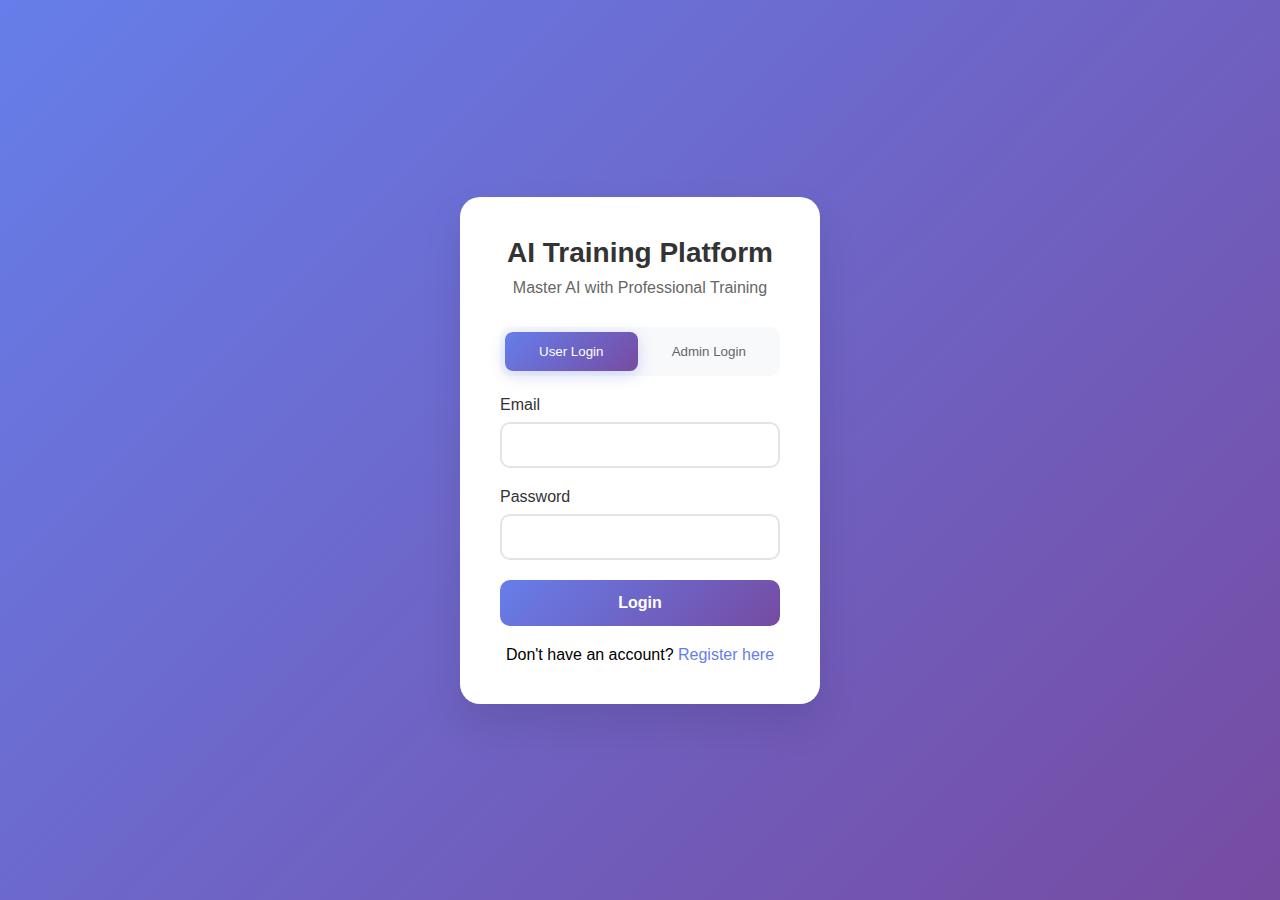
<file: index.html>
<!DOCTYPE html>
<html lang="en">
<head>
    <meta charset="UTF-8">
    <meta name="viewport" content="width=device-width, initial-scale=1.0">
    <title>AI Training Platform</title>
    <link rel="stylesheet" href="styles.css">
</head>
<body>
    <div class="container">
        <div class="login-card" id="mainLoginCard">
            <div class="logo" id="loginLogo">
                <h1 id="loginHeading">AI Training Platform</h1>
                <p id="loginSubheading">Master AI with Professional Training</p>
            </div>
            <div class="login-type-selector">
                <button class="type-btn active" id="userTabBtn" onclick="showUserLogin()">User Login</button>
                <button class="type-btn" id="adminTabBtn" onclick="showAdminLogin()">Admin Login</button>
            </div>
            <form id="loginForm" class="login-form">
                <div class="form-group">
                    <label for="email">Email</label>
                    <input type="email" id="email" name="email" required>
                </div>
                <div class="form-group">
                    <label for="password">Password</label>
                    <input type="password" id="password" name="password" required>
                </div>
                <button type="submit" class="login-btn">Login</button>
            </form>
            <form id="adminLoginForm" class="login-form" style="display:none;">
                <div class="form-group">
                    <label for="adminEmail">Admin Email</label>
                    <input type="email" id="adminEmail" name="email" required>
                </div>
                <div class="form-group">
                    <label for="adminPassword">Admin Password</label>
                    <input type="password" id="adminPassword" name="password" required>
                </div>
                <button type="submit" class="login-btn admin-login-btn">Admin Login</button>
            </form>
            <div class="admin-note" id="adminNote" style="display:none;">
                <p><strong>Note:</strong> Only administrators can access the admin panel.</p>
            </div>
            <div class="register-link" id="registerLink">
                <p>Don't have an account? <a href="#" id="showRegister">Register here</a></p>
            </div>
        </div>
        <div class="register-card" id="registerCard" style="display: none;">
            <div class="logo">
                <h1>Create Account</h1>
                <p>Join our AI training community</p>
            </div>
            <form id="registerForm" class="login-form">
                <div class="form-group">
                    <label for="regName">Full Name</label>
                    <input type="text" id="regName" name="name" required>
                </div>
                <div class="form-group">
                    <label for="regEmail">Email</label>
                    <input type="email" id="regEmail" name="email" required>
                </div>
                <div class="form-group">
                    <label for="regPassword">Password</label>
                    <input type="password" id="regPassword" name="password" required>
                </div>
                <button type="submit" class="login-btn">Register</button>
            </form>
            <div class="register-link">
                <p>Already have an account? <a href="#" id="showLogin">Login here</a></p>
            </div>
        </div>
    </div>
    <script src="script.js"></script>
</body>
</html>
</file>
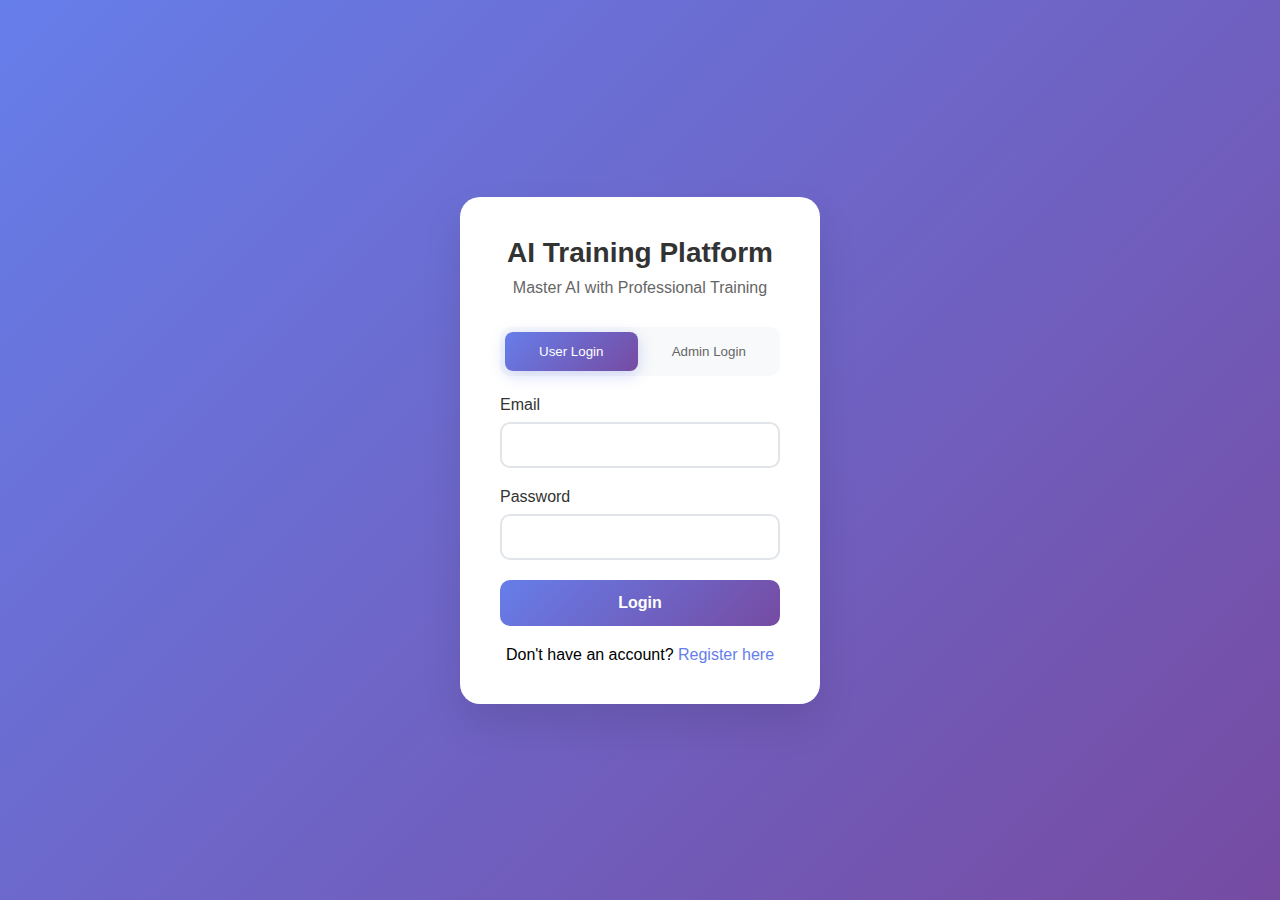
<file: admin.html>
<!DOCTYPE html>
<html lang="en">
<head>
    <meta charset="UTF-8">
    <meta name="viewport" content="width=device-width, initial-scale=1.0">
    <title>Admin Panel - AI Training</title>
    <link rel="stylesheet" href="styles.css">
    <link rel="stylesheet" href="admin.css">
</head>
<body class="admin-dashboard">
    <div class="header">
        <h1>AI Training - Admin Panel</h1>
        <div class="header-buttons">
            <button onclick="logout()" class="logout-btn">Logout</button>
        </div>
    </div>
    
    <div class="admin-container">
        <div class="sidebar">
            <div class="admin-nav">
                <button class="nav-btn active" onclick="showSection('modules')">📚 Modules</button>
                <button class="nav-btn" onclick="showSection('videos')">🎥 Videos</button>
            </div>
        </div>
        
        <div class="main-content">
            <!-- Modules Section -->
            <div id="modules-section" class="content-section active">
                <div class="section-header">
                    <h2>Manage Training Modules</h2>
                    <button onclick="showAddModuleForm()" class="add-btn">+ Add New Module</button>
                </div>
                
                <div class="modules-list">
                    <!-- Modules will be loaded here -->
                </div>
                
                <!-- Add/Edit Module Form -->
                <div id="module-form" class="modal" style="display: none;">
                    <div class="modal-content">
                        <div class="modal-header">
                            <h3 id="form-title">Add New Module</h3>
                            <button onclick="closeModuleForm()" class="close-btn">&times;</button>
                        </div>
                        <form id="moduleForm">
                            <input type="hidden" id="module-id" name="id">
                            <div class="form-group">
                                <label for="module-title">Module Title</label>
                                <input type="text" id="module-title" name="title" required>
                            </div>
                            <div class="form-group">
                                <label for="module-description">Description</label>
                                <textarea id="module-description" name="description" rows="3" required></textarea>
                            </div>
                            <div class="form-group">
                                <label for="module-ppt">PPT Content (HTML)</label>
                                <textarea id="module-ppt" name="ppt_content" rows="8" required></textarea>
                            </div>
                            <div class="form-group">
                                <label for="module-video">Video Content (HTML)</label>
                                <textarea id="module-video" name="video_content" rows="8" required></textarea>
                            </div>
                            <div class="form-actions">
                                <button type="submit" class="save-btn">Save Module</button>
                                <button type="button" onclick="closeModuleForm()" class="cancel-btn">Cancel</button>
                            </div>
                        </form>
                    </div>
                </div>
            </div>
            
            <!-- Videos Section -->
            <div id="videos-section" class="content-section">
                <div class="section-header">
                    <h2>Manage Videos</h2>
                    <button onclick="showAddVideoForm()" class="add-btn">+ Add New Video</button>
                </div>
                
                <div class="videos-list">
                    <!-- Videos will be loaded here -->
                </div>
                
                <!-- Add/Edit Video Form -->
                <div id="video-form" class="modal" style="display: none;">
                    <div class="modal-content">
                        <div class="modal-header">
                            <h3 id="video-form-title">Add New Video</h3>
                            <button onclick="closeVideoForm()" class="close-btn">&times;</button>
                        </div>
                        <form id="videoForm">
                            <input type="hidden" id="video-id" name="id">
                            <div class="form-group">
                                <label for="video-title">Video Title</label>
                                <input type="text" id="video-title" name="title" required>
                            </div>
                            <div class="form-group">
                                <label for="video-description">Description</label>
                                <textarea id="video-description" name="description" rows="3" required></textarea>
                            </div>
                            <div class="form-group">
                                <label for="video-url">Video URL</label>
                                <input type="url" id="video-url" name="url" required>
                            </div>
                            <div class="form-actions">
                                <button type="submit" class="save-btn">Save Video</button>
                                <button type="button" onclick="closeVideoForm()" class="cancel-btn">Cancel</button>
                            </div>
                        </form>
                    </div>
                </div>
            </div>
            

            

        </div>
    </div>
    
    <script src="admin.js"></script>
</body>
</html>
</file>
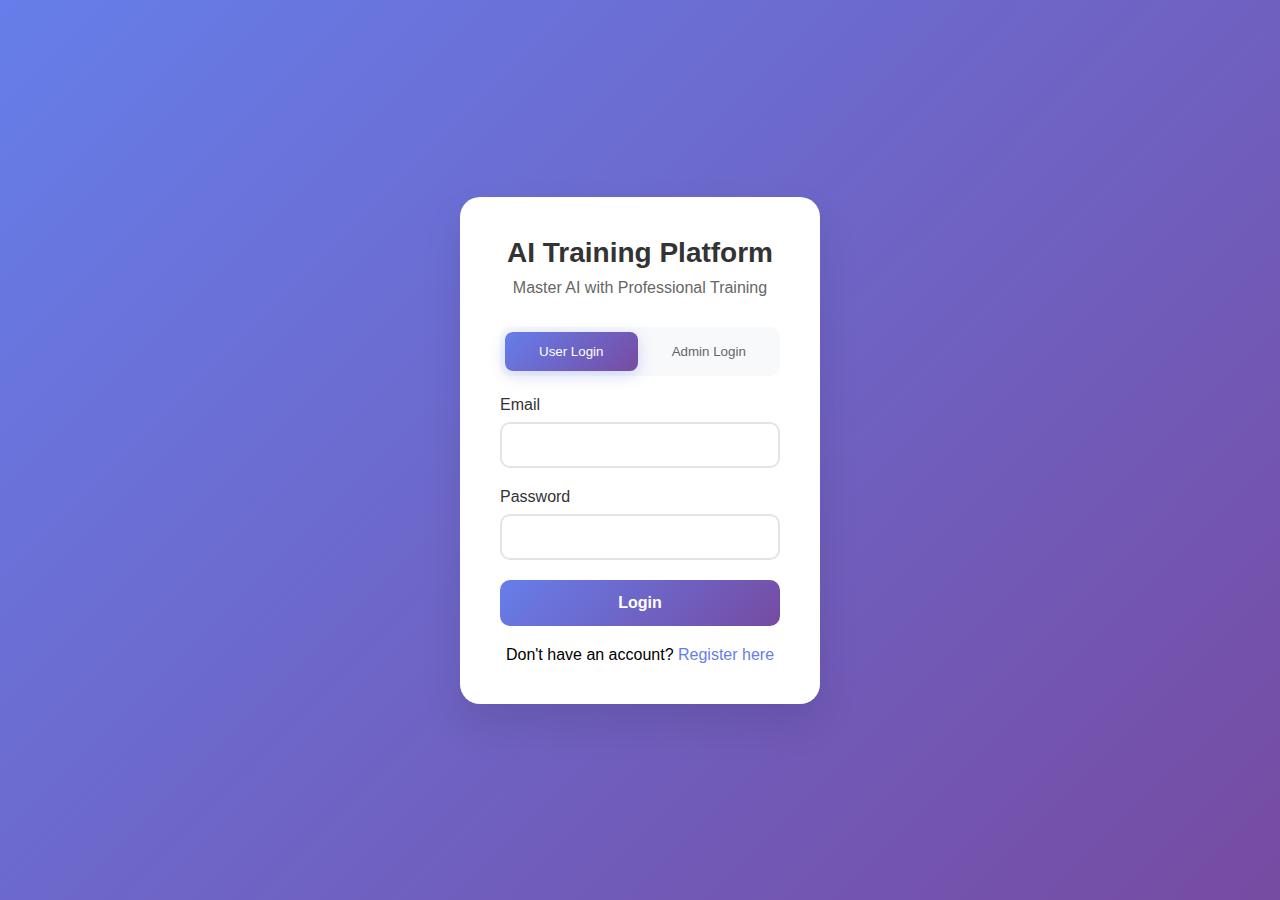
<file: certificate.html>
<!DOCTYPE html>
<html lang="en">
<head>
    <meta charset="UTF-8">
    <meta name="viewport" content="width=device-width, initial-scale=1.0">
    <title>Certificate - AI Training</title>
    <link rel="stylesheet" href="styles.css">
</head>
<body class="dashboard">
    <div class="header">
        <h1>AI Training Platform</h1>
        <div class="header-buttons">
            <button onclick="window.location.href='dashboard.html'" class="back-btn">Back to Dashboard</button>
            <button onclick="logout()" class="logout-btn">Logout</button>
        </div>
    </div>
    
    <div class="main-content">
        <div class="certificate-container">
            <div class="certificate">
                <!-- Certificate will be loaded dynamically -->
                <div class="loading">Loading certificate...</div>
            </div>
        </div>
    </div>
    
    <script src="script.js"></script>
</body>
</html>
</file>
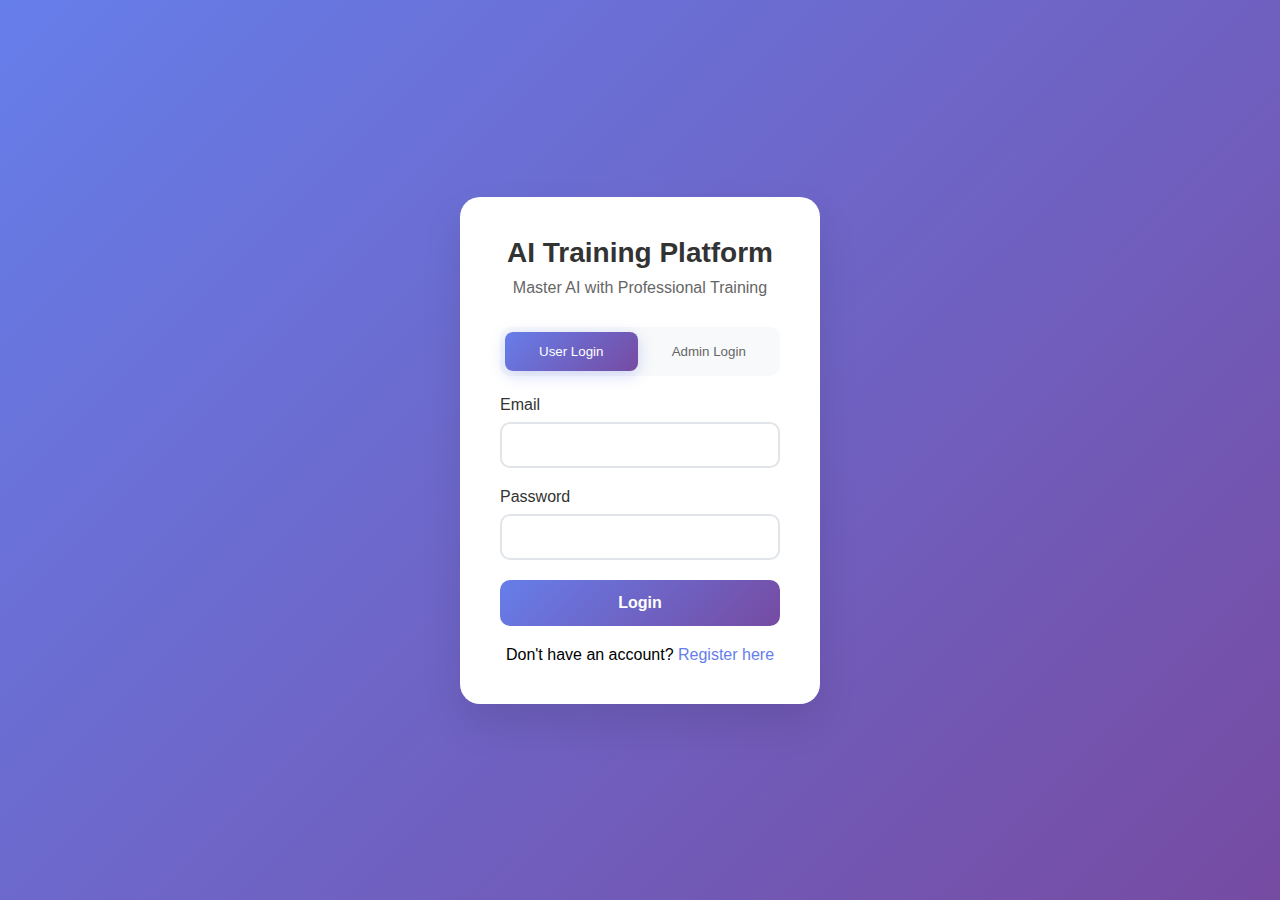
<file: dashboard.html>
<!DOCTYPE html>
<html lang="en">
<head>
    <meta charset="UTF-8">
    <meta name="viewport" content="width=device-width, initial-scale=1.0">
    <title>AI Training Dashboard</title>
    <link rel="stylesheet" href="styles.css">
</head>
<body class="dashboard">
    <div class="header">
        <h1>AI Training Platform</h1>
        <div class="header-buttons">
            <button onclick="window.location.href='certificate.html'" class="certificate-btn">View Certificate</button>
            <button onclick="logout()" class="logout-btn">Logout</button>
        </div>
    </div>
    
    <div class="main-content">
        <div class="welcome-section">
            <h2>Welcome to AI Training</h2>
            <p>Complete all modules to earn your certificate and become an AI expert!</p>
            <button onclick="loadDashboard()" style="margin-top: 10px; padding: 8px 16px; background: #667eea; color: white; border: none; border-radius: 5px; cursor: pointer;">Refresh Data</button>
        </div>
        
        <div class="progress-section">
            <h3>Your Progress</h3>
            <div class="overall-progress">
                <h4>Overall Completion</h4>
                <div class="progress-bar">
                    <div class="progress-fill" style="width: 0%"></div>
                </div>
                <div class="progress-text">0% Complete</div>
            </div>
            <div class="progress-indicator">
                <p>Track your progress through each module</p>
            </div>
        </div>
        
        <div class="modules-section">
            <h3>Training Modules</h3>
            <p>Click on any module to start learning</p>
            <div class="modules-grid">
                <!-- Modules will be loaded dynamically -->
            </div>
        </div>
        
        <div class="videos-section">
            <h3>AI Training Videos</h3>
            <p>All videos added by admin to help you learn AI concepts</p>
            <button onclick="refreshVideos()" style="margin-bottom: 15px; padding: 8px 16px; background: #667eea; color: white; border: none; border-radius: 5px; cursor: pointer;">Refresh Videos</button>
            <div class="video-grid">
                <!-- Videos will be loaded dynamically -->
            </div>
        </div>
    </div>
    
    <script src="script.js"></script>
</body>
</html>
</file>
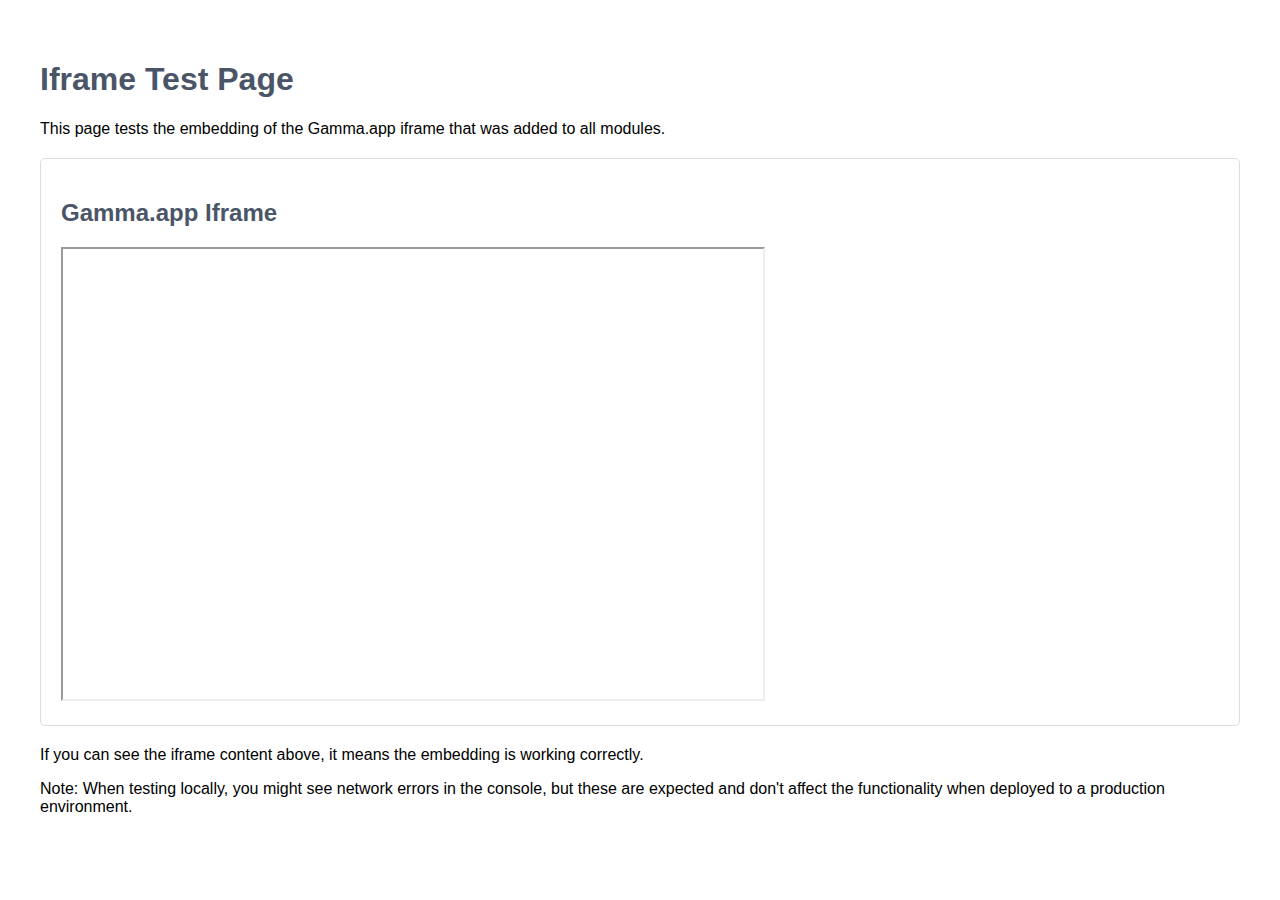
<file: iframe_test.html>
<!DOCTYPE html>
<html lang="en">
<head>
    <meta charset="UTF-8">
    <meta name="viewport" content="width=device-width, initial-scale=1.0">
    <title>Iframe Test</title>
    <style>
        body {
            font-family: Arial, sans-serif;
            margin: 20px;
            padding: 20px;
        }
        .iframe-container {
            margin: 20px 0;
            padding: 20px;
            border: 1px solid #ddd;
            border-radius: 5px;
        }
        h1, h2 {
            color: #4a5568;
        }
    </style>
</head>
<body>
    <h1>Iframe Test Page</h1>
    <p>This page tests the embedding of the Gamma.app iframe that was added to all modules.</p>
    
    <div class="iframe-container">
        <h2>Gamma.app Iframe</h2>
        <iframe src="https://gamma.app/embed/zvxgkpopl5zhcc1" style="width: 700px; max-width: 100%; height: 450px" allow="fullscreen" title="AI Training & Course Details: Your Path to Mastering Artificial Intelligence"></iframe>
    </div>
    
    <p>If you can see the iframe content above, it means the embedding is working correctly.</p>
    <p>Note: When testing locally, you might see network errors in the console, but these are expected and don't affect the functionality when deployed to a production environment.</p>
</body>
</html>
</file>
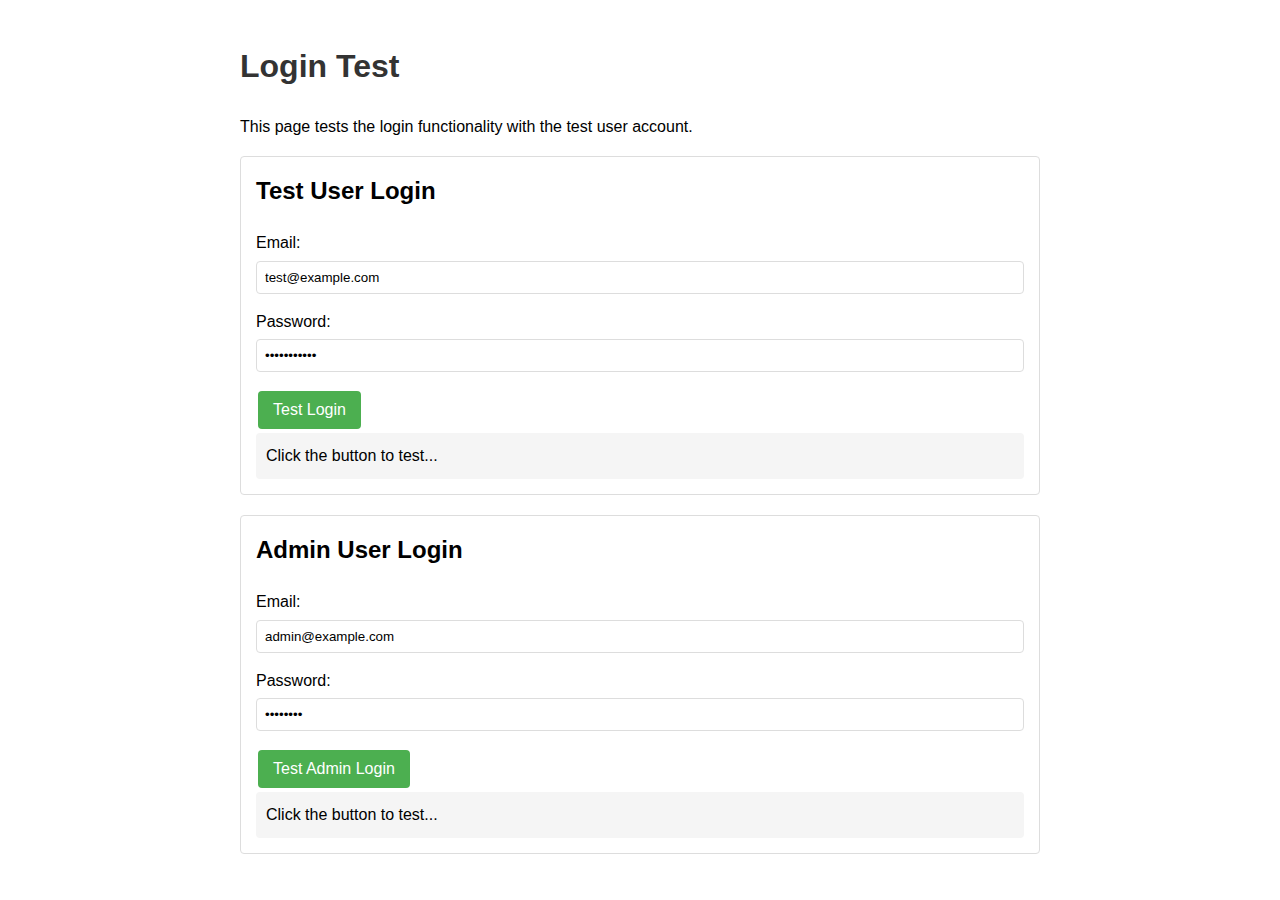
<file: login_test.html>
<!DOCTYPE html>
<html lang="en">
<head>
    <meta charset="UTF-8">
    <meta name="viewport" content="width=device-width, initial-scale=1.0">
    <title>Login Test</title>
    <style>
        body {
            font-family: Arial, sans-serif;
            max-width: 800px;
            margin: 0 auto;
            padding: 20px;
            line-height: 1.6;
        }
        h1 {
            color: #333;
        }
        .test-card {
            border: 1px solid #ddd;
            border-radius: 4px;
            padding: 15px;
            margin-bottom: 20px;
        }
        .test-card h2 {
            margin-top: 0;
        }
        .result {
            background-color: #f5f5f5;
            padding: 10px;
            border-radius: 4px;
            white-space: pre-wrap;
            overflow-x: auto;
        }
        .success {
            color: green;
        }
        .error {
            color: red;
        }
        button {
            background-color: #4CAF50;
            color: white;
            border: none;
            padding: 10px 15px;
            text-align: center;
            text-decoration: none;
            display: inline-block;
            font-size: 16px;
            margin: 4px 2px;
            cursor: pointer;
            border-radius: 4px;
        }
        .form-group {
            margin-bottom: 15px;
        }
        label {
            display: block;
            margin-bottom: 5px;
        }
        input {
            width: 100%;
            padding: 8px;
            box-sizing: border-box;
            border: 1px solid #ddd;
            border-radius: 4px;
        }
    </style>
</head>
<body>
    <h1>Login Test</h1>
    <p>This page tests the login functionality with the test user account.</p>
    
    <div class="test-card">
        <h2>Test User Login</h2>
        <div class="form-group">
            <label for="test-email">Email:</label>
            <input type="email" id="test-email" value="test@example.com">
        </div>
        <div class="form-group">
            <label for="test-password">Password:</label>
            <input type="password" id="test-password" value="password123">
        </div>
        <button id="test-login-btn">Test Login</button>
        <div id="login-result" class="result">Click the button to test...</div>
    </div>
    
    <div class="test-card">
        <h2>Admin User Login</h2>
        <div class="form-group">
            <label for="admin-email">Email:</label>
            <input type="email" id="admin-email" value="admin@example.com">
        </div>
        <div class="form-group">
            <label for="admin-password">Password:</label>
            <input type="password" id="admin-password" value="admin123">
        </div>
        <button id="admin-login-btn">Test Admin Login</button>
        <div id="admin-result" class="result">Click the button to test...</div>
    </div>

    <script>
        // Get the current domain for API URL construction
        const baseUrl = window.location.origin;
        
        // Test user login
        document.getElementById('test-login-btn').addEventListener('click', async () => {
            const resultDiv = document.getElementById('login-result');
            resultDiv.textContent = 'Testing login...';
            resultDiv.className = 'result';
            
            const email = document.getElementById('test-email').value;
            const password = document.getElementById('test-password').value;
            
            try {
                const apiUrl = new URL('auth.php', baseUrl + '/ai-training/').href;
                console.log('Testing login at:', apiUrl);
                
                const formData = new URLSearchParams();
                formData.append('action', 'login');
                formData.append('email', email);
                formData.append('password', password);
                
                const response = await fetch(apiUrl, {
                    method: 'POST',
                    headers: {
                        'Content-Type': 'application/x-www-form-urlencoded',
                    },
                    body: formData.toString(),
                    credentials: 'include',
                    mode: 'cors'
                });
                
                const responseHeaders = {};
                response.headers.forEach((value, name) => {
                    responseHeaders[name] = value;
                });
                
                const responseText = await response.text();
                let responseData;
                try {
                    responseData = JSON.parse(responseText);
                } catch (e) {
                    responseData = { error: 'Invalid JSON response', raw: responseText };
                }
                
                const result = {
                    status: response.status,
                    statusText: response.statusText,
                    headers: responseHeaders,
                    data: responseData
                };
                
                resultDiv.textContent = JSON.stringify(result, null, 2);
                
                if (response.ok && responseData.success) {
                    resultDiv.classList.add('success');
                } else {
                    resultDiv.classList.add('error');
                }
            } catch (error) {
                resultDiv.textContent = `Error: ${error.message}`;
                resultDiv.classList.add('error');
                console.error('Login test error:', error);
            }
        });
        
        // Test admin login
        document.getElementById('admin-login-btn').addEventListener('click', async () => {
            const resultDiv = document.getElementById('admin-result');
            resultDiv.textContent = 'Testing admin login...';
            resultDiv.className = 'result';
            
            const email = document.getElementById('admin-email').value;
            const password = document.getElementById('admin-password').value;
            
            try {
                const apiUrl = new URL('auth.php', baseUrl + '/ai-training/').href;
                console.log('Testing admin login at:', apiUrl);
                
                const formData = new URLSearchParams();
                formData.append('action', 'login');
                formData.append('email', email);
                formData.append('password', password);
                
                const response = await fetch(apiUrl, {
                    method: 'POST',
                    headers: {
                        'Content-Type': 'application/x-www-form-urlencoded',
                    },
                    body: formData.toString(),
                    credentials: 'include',
                    mode: 'cors'
                });
                
                const responseHeaders = {};
                response.headers.forEach((value, name) => {
                    responseHeaders[name] = value;
                });
                
                const responseText = await response.text();
                let responseData;
                try {
                    responseData = JSON.parse(responseText);
                } catch (e) {
                    responseData = { error: 'Invalid JSON response', raw: responseText };
                }
                
                const result = {
                    status: response.status,
                    statusText: response.statusText,
                    headers: responseHeaders,
                    data: responseData
                };
                
                resultDiv.textContent = JSON.stringify(result, null, 2);
                
                if (response.ok && responseData.success) {
                    resultDiv.classList.add('success');
                } else {
                    resultDiv.classList.add('error');
                }
            } catch (error) {
                resultDiv.textContent = `Error: ${error.message}`;
                resultDiv.classList.add('error');
                console.error('Admin login test error:', error);
            }
        });
    </script>
</body>
</html>
</file>
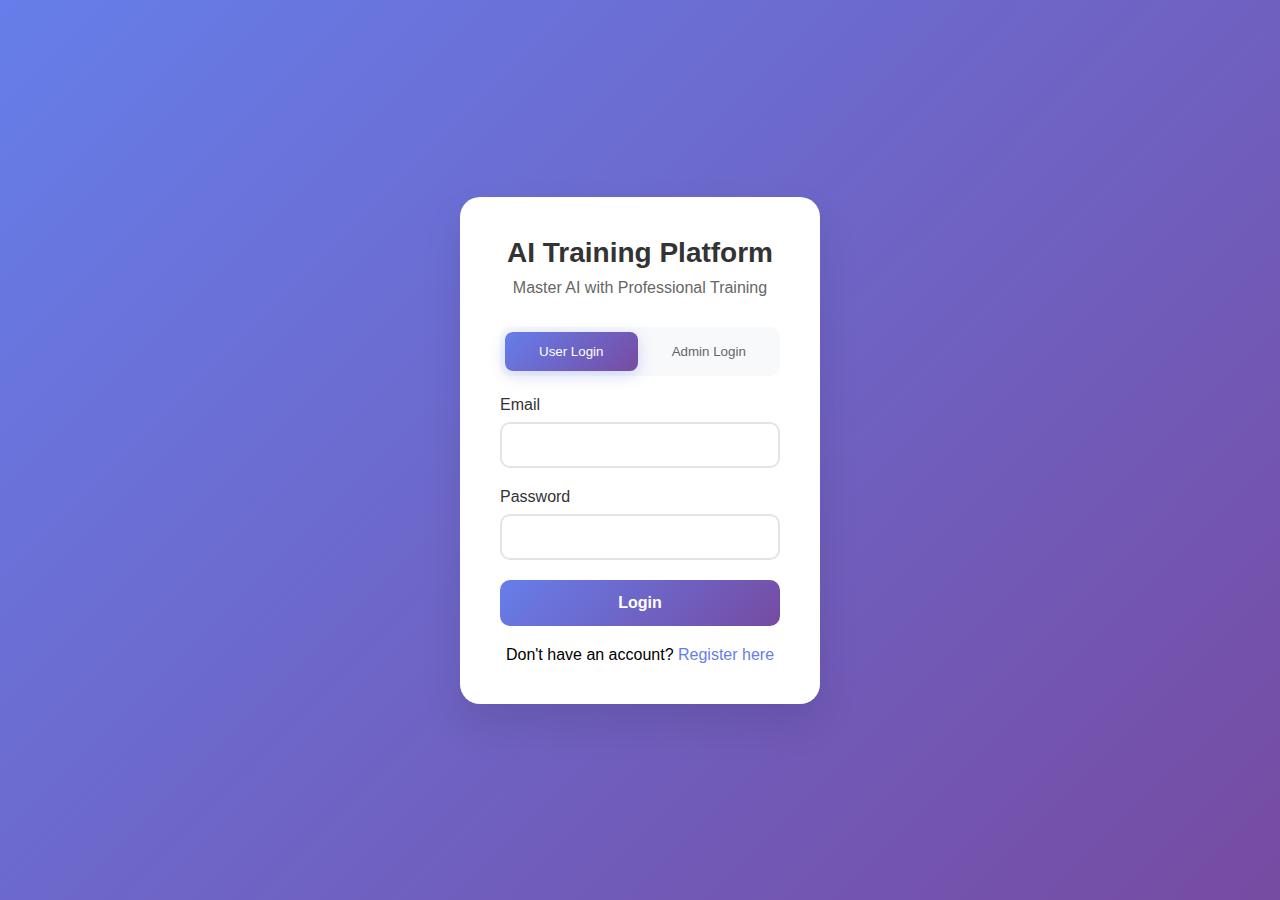
<file: module.html>
<!DOCTYPE html>
<html lang="en">
<head>
    <meta charset="UTF-8">
    <meta name="viewport" content="width=device-width, initial-scale=1.0">
    <title>Module Detail - AI Training</title>
    <link rel="stylesheet" href="styles.css">
</head>
<body class="dashboard">
    <div class="header">
        <h1>AI Training Platform</h1>
        <button onclick="window.location.href='dashboard.html'" class="logout-btn">Back to Dashboard</button>
    </div>
    
    <div class="main-content">
        <div class="module-detail">
            <h2>Module Title</h2>
            
            <div class="content-tabs">
                <button class="tab-btn active" onclick="switchTab('ppt')">Presentation</button>
                <button class="tab-btn" onclick="switchTab('video')">Video</button>
            </div>
            
            <div id="ppt-content" class="content-section active">
                <h3>Presentation Content</h3>
                <p>Loading presentation content...</p>
            </div>
            
            <div id="video-content" class="content-section">
                <h3>Video Content</h3>
                <p>Loading video content...</p>
            </div>
            
            <button onclick="completeModule()" class="complete-btn">Complete Module</button>
        </div>
    </div>
    
    <script src="script.js"></script>
</body>
</html>
</file>
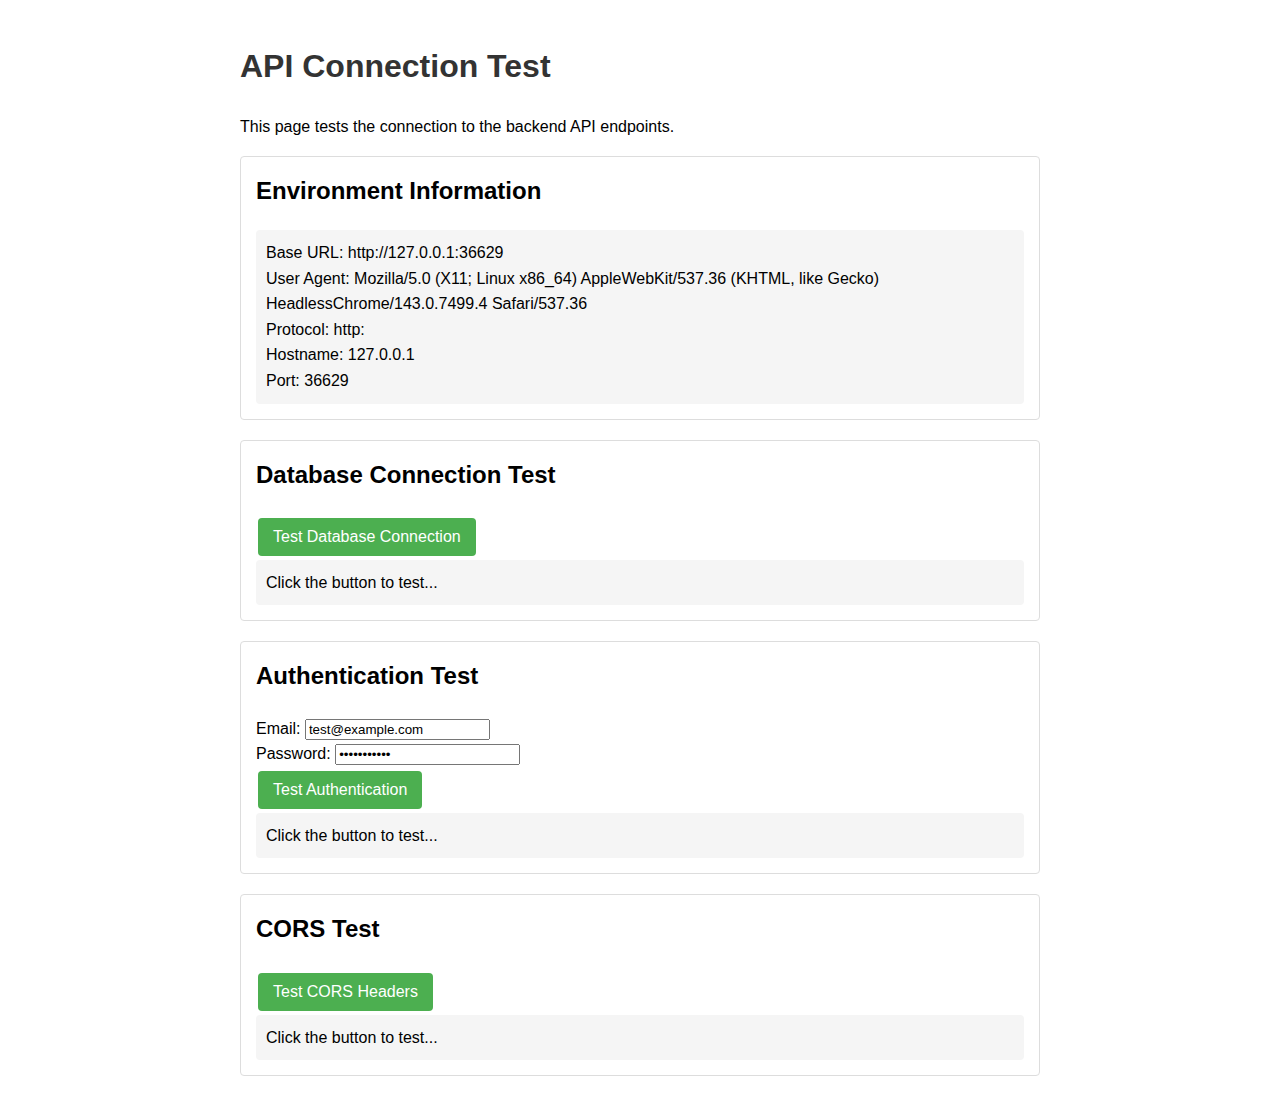
<file: test_connection.html>
<!DOCTYPE html>
<html lang="en">
<head>
    <meta charset="UTF-8">
    <meta name="viewport" content="width=device-width, initial-scale=1.0">
    <title>API Connection Test</title>
    <style>
        body {
            font-family: Arial, sans-serif;
            max-width: 800px;
            margin: 0 auto;
            padding: 20px;
            line-height: 1.6;
        }
        h1 {
            color: #333;
        }
        .test-card {
            border: 1px solid #ddd;
            border-radius: 4px;
            padding: 15px;
            margin-bottom: 20px;
        }
        .test-card h2 {
            margin-top: 0;
        }
        .result {
            background-color: #f5f5f5;
            padding: 10px;
            border-radius: 4px;
            white-space: pre-wrap;
            overflow-x: auto;
        }
        .success {
            color: green;
        }
        .error {
            color: red;
        }
        button {
            background-color: #4CAF50;
            color: white;
            border: none;
            padding: 10px 15px;
            text-align: center;
            text-decoration: none;
            display: inline-block;
            font-size: 16px;
            margin: 4px 2px;
            cursor: pointer;
            border-radius: 4px;
        }
    </style>
</head>
<body>
    <h1>API Connection Test</h1>
    <p>This page tests the connection to the backend API endpoints.</p>
    
    <div class="test-card">
        <h2>Environment Information</h2>
        <div id="env-info" class="result">Loading...</div>
    </div>
    
    <div class="test-card">
        <h2>Database Connection Test</h2>
        <button id="test-db-btn">Test Database Connection</button>
        <div id="db-result" class="result">Click the button to test...</div>
    </div>
    
    <div class="test-card">
        <h2>Authentication Test</h2>
        <div class="form-group">
            <label for="test-email">Email:</label>
            <input type="email" id="test-email" value="test@example.com">
        </div>
        <div class="form-group">
            <label for="test-password">Password:</label>
            <input type="password" id="test-password" value="password123">
        </div>
        <button id="test-auth-btn">Test Authentication</button>
        <div id="auth-result" class="result">Click the button to test...</div>
    </div>
    
    <div class="test-card">
        <h2>CORS Test</h2>
        <button id="test-cors-btn">Test CORS Headers</button>
        <div id="cors-result" class="result">Click the button to test...</div>
    </div>

    <script>
        // Get the current domain for API URL construction
        const baseUrl = window.location.origin;
        
        // Display environment information
        document.getElementById('env-info').textContent = 
            `Base URL: ${baseUrl}\n` +
            `User Agent: ${navigator.userAgent}\n` +
            `Protocol: ${window.location.protocol}\n` +
            `Hostname: ${window.location.hostname}\n` +
            `Port: ${window.location.port || '(default)'}`;
        
        // Test database connection
        document.getElementById('test-db-btn').addEventListener('click', async () => {
            const resultDiv = document.getElementById('db-result');
            resultDiv.textContent = 'Testing database connection...';
            resultDiv.className = 'result';
            
            try {
                const apiUrl = new URL('test_db.php', baseUrl + '/ai-training/').href;
                console.log('Testing DB connection at:', apiUrl);
                
                const response = await fetch(apiUrl, {
                    method: 'GET',
                    credentials: 'include',
                    mode: 'cors'
                });
                
                if (!response.ok) {
                    throw new Error(`HTTP error! Status: ${response.status}`);
                }
                
                const data = await response.json();
                resultDiv.textContent = JSON.stringify(data, null, 2);
                
                if (data.success) {
                    resultDiv.classList.add('success');
                } else {
                    resultDiv.classList.add('error');
                }
            } catch (error) {
                resultDiv.textContent = `Error: ${error.message}`;
                resultDiv.classList.add('error');
                console.error('Database test error:', error);
            }
        });
        
        // Test authentication
        document.getElementById('test-auth-btn').addEventListener('click', async () => {
            const resultDiv = document.getElementById('auth-result');
            resultDiv.textContent = 'Testing authentication...';
            resultDiv.className = 'result';
            
            const email = document.getElementById('test-email').value;
            const password = document.getElementById('test-password').value;
            
            try {
                const apiUrl = new URL('auth.php', baseUrl + '/ai-training/').href;
                console.log('Testing auth at:', apiUrl);
                
                const formData = new URLSearchParams();
                formData.append('action', 'login');
                formData.append('email', email);
                formData.append('password', password);
                
                const response = await fetch(apiUrl, {
                    method: 'POST',
                    headers: {
                        'Content-Type': 'application/x-www-form-urlencoded',
                    },
                    body: formData.toString(),
                    credentials: 'include',
                    mode: 'cors'
                });
                
                const responseHeaders = {};
                response.headers.forEach((value, name) => {
                    responseHeaders[name] = value;
                });
                
                const responseText = await response.text();
                let responseData;
                try {
                    responseData = JSON.parse(responseText);
                } catch (e) {
                    responseData = { error: 'Invalid JSON response', raw: responseText };
                }
                
                const result = {
                    status: response.status,
                    statusText: response.statusText,
                    headers: responseHeaders,
                    data: responseData
                };
                
                resultDiv.textContent = JSON.stringify(result, null, 2);
                
                if (response.ok && responseData.success) {
                    resultDiv.classList.add('success');
                } else {
                    resultDiv.classList.add('error');
                }
            } catch (error) {
                resultDiv.textContent = `Error: ${error.message}`;
                resultDiv.classList.add('error');
                console.error('Authentication test error:', error);
            }
        });
        
        // Test CORS
        document.getElementById('test-cors-btn').addEventListener('click', async () => {
            const resultDiv = document.getElementById('cors-result');
            resultDiv.textContent = 'Testing CORS headers...';
            resultDiv.className = 'result';
            
            try {
                const apiUrl = new URL('auth.php', baseUrl + '/ai-training/').href;
                console.log('Testing CORS at:', apiUrl);
                
                // First, test preflight OPTIONS request
                const preflightResult = await fetch(apiUrl, {
                    method: 'OPTIONS',
                    headers: {
                        'Origin': window.location.origin,
                        'Access-Control-Request-Method': 'POST',
                        'Access-Control-Request-Headers': 'Content-Type'
                    },
                    mode: 'cors'
                });
                
                const preflightHeaders = {};
                preflightResult.headers.forEach((value, name) => {
                    preflightHeaders[name] = value;
                });
                
                // Then, test actual request
                const actualResult = await fetch(apiUrl, {
                    method: 'POST',
                    headers: {
                        'Content-Type': 'application/x-www-form-urlencoded',
                    },
                    body: 'action=test',
                    credentials: 'include',
                    mode: 'cors'
                });
                
                const actualHeaders = {};
                actualResult.headers.forEach((value, name) => {
                    actualHeaders[name] = value;
                });
                
                const result = {
                    preflight: {
                        status: preflightResult.status,
                        statusText: preflightResult.statusText,
                        headers: preflightHeaders
                    },
                    actual: {
                        status: actualResult.status,
                        statusText: actualResult.statusText,
                        headers: actualHeaders
                    }
                };
                
                resultDiv.textContent = JSON.stringify(result, null, 2);
                
                // Check if CORS is properly configured
                const corsHeadersPresent = 
                    preflightHeaders['access-control-allow-origin'] || 
                    actualHeaders['access-control-allow-origin'];
                
                if (corsHeadersPresent) {
                    resultDiv.classList.add('success');
                } else {
                    resultDiv.classList.add('error');
                }
            } catch (error) {
                resultDiv.textContent = `Error: ${error.message}`;
                resultDiv.classList.add('error');
                console.error('CORS test error:', error);
            }
        });
    </script>
</body>
</html>
</file>
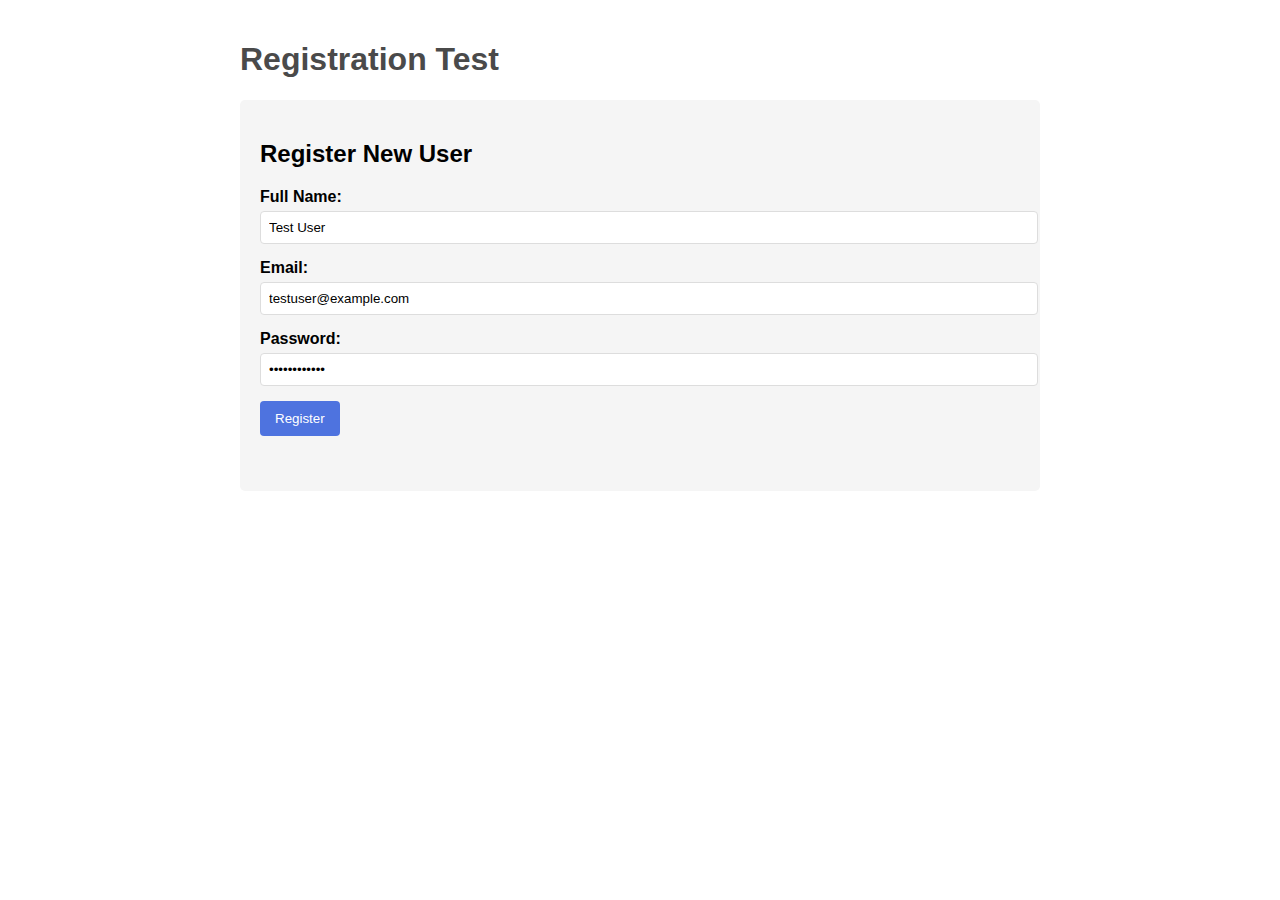
<file: test_registration.html>
<!DOCTYPE html>
<html lang="en">
<head>
    <meta charset="UTF-8">
    <meta name="viewport" content="width=device-width, initial-scale=1.0">
    <title>Test Registration</title>
    <style>
        body {
            font-family: Arial, sans-serif;
            max-width: 800px;
            margin: 0 auto;
            padding: 20px;
        }
        h1 {
            color: #4a4a4a;
        }
        .test-section {
            background-color: #f5f5f5;
            border-radius: 5px;
            padding: 20px;
            margin-bottom: 20px;
        }
        .form-group {
            margin-bottom: 15px;
        }
        label {
            display: block;
            margin-bottom: 5px;
            font-weight: bold;
        }
        input {
            width: 100%;
            padding: 8px;
            border: 1px solid #ddd;
            border-radius: 4px;
        }
        button {
            background-color: #4e73df;
            color: white;
            border: none;
            padding: 10px 15px;
            border-radius: 4px;
            cursor: pointer;
        }
        button:hover {
            background-color: #2e59d9;
        }
        .result {
            margin-top: 15px;
            padding: 10px;
            border-radius: 4px;
        }
        .success {
            background-color: #d4edda;
            color: #155724;
        }
        .error {
            background-color: #f8d7da;
            color: #721c24;
        }
        pre {
            background-color: #f8f9fa;
            padding: 10px;
            border-radius: 4px;
            overflow-x: auto;
        }
    </style>
</head>
<body>
    <h1>Registration Test</h1>
    
    <div class="test-section">
        <h2>Register New User</h2>
        <form id="registerForm">
            <div class="form-group">
                <label for="name">Full Name:</label>
                <input type="text" id="name" name="name" value="Test User" required>
            </div>
            <div class="form-group">
                <label for="email">Email:</label>
                <input type="email" id="email" name="email" value="testuser@example.com" required>
            </div>
            <div class="form-group">
                <label for="password">Password:</label>
                <input type="password" id="password" name="password" value="testpassword" required>
            </div>
            <button type="submit">Register</button>
        </form>
        <div id="registerResult" class="result"></div>
    </div>

    <script>
        document.getElementById('registerForm').addEventListener('submit', async function(e) {
            e.preventDefault();
            
            const name = document.getElementById('name').value;
            const email = document.getElementById('email').value;
            const password = document.getElementById('password').value;
            const resultDiv = document.getElementById('registerResult');
            
            resultDiv.innerHTML = 'Processing...';
            resultDiv.className = 'result';
            
            try {
                // Get the current domain for API URL construction
                const baseUrl = window.location.origin;
                const apiUrl = new URL('auth.php', baseUrl + '/ai-training/').href;
                console.log('Using API URL for registration:', apiUrl);
                
                const response = await fetch(apiUrl, {
                    method: 'POST',
                    headers: {
                        'Content-Type': 'application/x-www-form-urlencoded',
                    },
                    body: `action=register&name=${encodeURIComponent(name)}&email=${encodeURIComponent(email)}&password=${encodeURIComponent(password)}`,
                    credentials: 'include',
                    mode: 'cors'
                });
                
                const data = await response.json();
                console.log('Registration response:', data);
                
                if (data.success) {
                    resultDiv.innerHTML = `<strong>Success:</strong> ${data.message}`;
                    resultDiv.className = 'result success';
                } else {
                    resultDiv.innerHTML = `<strong>Error:</strong> ${data.message}`;
                    resultDiv.className = 'result error';
                }
            } catch (error) {
                console.error('Registration error:', error);
                resultDiv.innerHTML = `<strong>Error:</strong> ${error.message}`;
                resultDiv.className = 'result error';
            }
        });
    </script>
</body>
</html>
</file>
<file: styles.css>
* {
    margin: 0;
    padding: 0;
    box-sizing: border-box;
}

body {
    font-family: 'Segoe UI', Tahoma, Geneva, Verdana, sans-serif;
    background: linear-gradient(135deg, #667eea 0%, #764ba2 100%);
    min-height: 100vh;
    display: flex;
    align-items: center;
    justify-content: center;
}

.container {
    width: 100%;
    max-width: 400px;
    padding: 20px;
}

.login-card, .register-card {
    background: white;
    border-radius: 20px;
    padding: 40px;
    box-shadow: 0 20px 40px rgba(0, 0, 0, 0.1);
    text-align: center;
}

.logo h1 {
    color: #333;
    margin-bottom: 10px;
    font-size: 28px;
}

.logo p {
    color: #666;
    margin-bottom: 30px;
}

.form-group {
    margin-bottom: 20px;
    text-align: left;
}

.form-group label {
    display: block;
    margin-bottom: 8px;
    color: #333;
    font-weight: 500;
}

.form-group input {
    width: 100%;
    padding: 12px 16px;
    border: 2px solid #e1e5e9;
    border-radius: 10px;
    font-size: 16px;
    transition: border-color 0.3s ease;
}

.form-group input:focus {
    outline: none;
    border-color: #667eea;
}

.login-btn {
    width: 100%;
    padding: 14px;
    background: linear-gradient(135deg, #667eea 0%, #764ba2 100%);
    color: white;
    border: none;
    border-radius: 10px;
    font-size: 16px;
    font-weight: 600;
    cursor: pointer;
    transition: transform 0.2s ease;
}

.login-btn:hover {
    transform: translateY(-2px);
}

.register-link {
    margin-top: 20px;
}

.register-link a {
    color: #667eea;
    text-decoration: none;
    font-weight: 500;
}

.register-link a:hover {
    text-decoration: underline;
}

/* Login Type Selector */
.login-type-selector {
    display: flex;
    background: #f8f9fa;
    border-radius: 10px;
    padding: 5px;
    margin: 20px 0;
    gap: 5px;
}

.type-btn {
    flex: 1;
    padding: 12px 20px;
    border: none;
    background: transparent;
    color: #666;
    font-weight: 500;
    border-radius: 8px;
    cursor: pointer;
    transition: all 0.3s ease;
}

.type-btn.active {
    background: linear-gradient(135deg, #667eea 0%, #764ba2 100%);
    color: white;
    box-shadow: 0 4px 15px rgba(102, 126, 234, 0.3);
}

.type-btn:hover:not(.active) {
    background: #e9ecef;
    color: #333;
}

.admin-login-btn {
    background: linear-gradient(135deg, #ffc107 0%, #ff9800 100%);
}

.admin-login-btn:hover {
    background: linear-gradient(135deg, #ff9800 0%, #f57c00 100%);
}

.admin-note {
    margin-top: 20px;
    padding: 15px;
    background: #fff3cd;
    border: 1px solid #ffeaa7;
    border-radius: 8px;
    text-align: center;
}

.admin-note p {
    margin: 0;
    color: #856404;
    font-size: 14px;
}

/* Dashboard Styles */
.dashboard {
    background: #f8f9fa;
    min-height: 100vh;
    display: block;
}

.header {
    background: white;
    padding: 20px 40px;
    box-shadow: 0 2px 10px rgba(0, 0, 0, 0.1);
    display: flex;
    justify-content: space-between;
    align-items: center;
}

.header h1 {
    color: #333;
    margin: 0;
}

.header-buttons {
    display: flex;
    gap: 15px;
}

.logout-btn, .certificate-btn, .back-btn {
    padding: 10px 20px;
    background: linear-gradient(135deg, #667eea 0%, #764ba2 100%);
    color: white;
    border: none;
    border-radius: 8px;
    cursor: pointer;
    font-weight: 500;
    transition: transform 0.2s ease;
}

.logout-btn:hover, .certificate-btn:hover, .back-btn:hover {
    transform: translateY(-1px);
}

.certificate-btn {
    background: linear-gradient(135deg, #28a745 0%, #20c997 100%);
}

.admin-btn {
    background: linear-gradient(135deg, #ffc107 0%, #ff9800 100%);
}

.back-btn {
    background: linear-gradient(135deg, #6c757d 0%, #495057 100%);
}

.main-content {
    padding: 40px;
    max-width: 1200px;
    margin: 0 auto;
}

.welcome-section {
    text-align: center;
    margin-bottom: 40px;
    background: white;
    padding: 30px;
    border-radius: 15px;
    box-shadow: 0 5px 15px rgba(0, 0, 0, 0.1);
}

.welcome-section h2 {
    color: #333;
    margin-bottom: 10px;
    font-size: 28px;
}

.welcome-section p {
    color: #666;
    font-size: 16px;
}

.progress-section {
    background: white;
    padding: 30px;
    border-radius: 15px;
    box-shadow: 0 5px 15px rgba(0, 0, 0, 0.1);
    margin-bottom: 30px;
}

.progress-section h3 {
    color: #333;
    margin-bottom: 15px;
    font-size: 24px;
}

.progress-indicator {
    margin-top: 20px;
}

.overall-progress {
    background: #f8f9fa;
    padding: 20px;
    border-radius: 10px;
    margin-top: 20px;
}

.overall-progress h4 {
    color: #333;
    margin-bottom: 10px;
    font-size: 18px;
}

.modules-section {
    margin-bottom: 40px;
}

.modules-section h3 {
    color: #333;
    margin-bottom: 10px;
    font-size: 24px;
}

.modules-section p {
    color: #666;
    margin-bottom: 20px;
}

.modules-grid {
    display: grid;
    grid-template-columns: repeat(auto-fit, minmax(300px, 1fr));
    gap: 20px;
    margin-top: 20px;
}

.module-card {
    background: white;
    border-radius: 15px;
    padding: 25px;
    box-shadow: 0 5px 15px rgba(0, 0, 0, 0.1);
    cursor: pointer;
    transition: transform 0.3s ease, box-shadow 0.3s ease;
    position: relative;
}

.module-card:hover {
    transform: translateY(-5px);
    box-shadow: 0 10px 25px rgba(0, 0, 0, 0.15);
}

.module-card h3 {
    color: #333;
    margin-bottom: 10px;
    font-size: 20px;
}

.module-card p {
    color: #666;
    margin-bottom: 15px;
    line-height: 1.5;
}

.module-btn {
    background: linear-gradient(135deg, #667eea 0%, #764ba2 100%);
    color: white;
    border: none;
    padding: 10px 20px;
    border-radius: 8px;
    cursor: pointer;
    font-weight: 500;
    margin-top: 15px;
    transition: transform 0.2s ease;
}

.module-btn:hover {
    transform: translateY(-2px);
}

.progress-bar {
    width: 100%;
    height: 8px;
    background: #e9ecef;
    border-radius: 4px;
    overflow: hidden;
    margin-bottom: 8px;
}

.progress-fill {
    height: 100%;
    background: linear-gradient(135deg, #28a745 0%, #20c997 100%);
    transition: width 0.3s ease;
}

.progress-text {
    font-size: 14px;
    color: #666;
    font-weight: 500;
}

.videos-section {
    background: white;
    padding: 30px;
    border-radius: 15px;
    box-shadow: 0 5px 15px rgba(0, 0, 0, 0.1);
}

.videos-section h3 {
    color: #333;
    margin-bottom: 10px;
    font-size: 24px;
}

.videos-section p {
    color: #666;
    margin-bottom: 20px;
}

.video-grid {
    display: grid;
    grid-template-columns: repeat(auto-fit, minmax(250px, 1fr));
    gap: 20px;
}

.video-card {
    background: #f8f9fa;
    border-radius: 10px;
    padding: 20px;
    text-align: center;
}

.video-card h4 {
    color: #333;
    margin-bottom: 10px;
    font-size: 16px;
}

.video-card p {
    color: #666;
    margin-bottom: 15px;
    font-size: 14px;
}

.video-btn {
    background: linear-gradient(135deg, #dc3545 0%, #c82333 100%);
    color: white;
    border: none;
    padding: 8px 16px;
    border-radius: 6px;
    cursor: pointer;
    font-weight: 500;
    transition: transform 0.2s ease;
}

.video-btn:hover {
    transform: translateY(-1px);
}

.module-detail {
    background: white;
    border-radius: 15px;
    padding: 30px;
    box-shadow: 0 5px 15px rgba(0, 0, 0, 0.1);
}

.content-tabs {
    display: flex;
    gap: 10px;
    margin-bottom: 20px;
}

.tab-btn {
    padding: 12px 24px;
    background: #f8f9fa;
    border: none;
    border-radius: 8px;
    cursor: pointer;
    font-weight: 500;
    transition: all 0.3s ease;
}

.tab-btn.active {
    background: linear-gradient(135deg, #667eea 0%, #764ba2 100%);
    color: white;
}

.content-section {
    display: none;
    margin-bottom: 20px;
}

.content-section.active {
    display: block;
}

.complete-btn {
    background: linear-gradient(135deg, #28a745 0%, #20c997 100%);
    color: white;
    border: none;
    padding: 15px 30px;
    border-radius: 10px;
    font-size: 16px;
    font-weight: 600;
    cursor: pointer;
    transition: transform 0.2s ease;
}

.complete-btn:hover {
    transform: translateY(-2px);
}

.certificate-container {
    display: flex;
    justify-content: center;
    align-items: center;
    min-height: 60vh;
}

.certificate {
    background: white;
    border-radius: 20px;
    padding: 40px;
    box-shadow: 0 10px 30px rgba(0, 0, 0, 0.1);
    text-align: center;
    max-width: 600px;
    width: 100%;
}

.certificate-content {
    border: 3px solid #667eea;
    border-radius: 15px;
    padding: 40px;
    background: linear-gradient(135deg, #f8f9fa 0%, #e9ecef 100%);
}

.certificate h1 {
    color: #333;
    margin-bottom: 20px;
    font-size: 32px;
    font-weight: bold;
}

.certificate h2 {
    color: #667eea;
    margin: 20px 0;
    font-size: 28px;
    font-weight: bold;
}

.certificate p {
    color: #666;
    margin-bottom: 15px;
    font-size: 16px;
    line-height: 1.6;
}

.download-btn {
    background: linear-gradient(135deg, #28a745 0%, #20c997 100%);
    color: white;
    border: none;
    padding: 15px 30px;
    border-radius: 10px;
    font-size: 16px;
    font-weight: 600;
    cursor: pointer;
    margin-top: 20px;
    transition: transform 0.2s ease;
}

.download-btn:hover {
    transform: translateY(-2px);
}

.loading {
    text-align: center;
    color: #666;
    font-size: 18px;
    padding: 40px;
}

@media (max-width: 768px) {
    .container {
        padding: 10px;
    }
    
    .login-card, .register-card {
        padding: 30px 20px;
    }
    
    .main-content {
        padding: 20px;
    }
    
    .modules-grid {
        grid-template-columns: 1fr;
    }
    
    .video-grid {
        grid-template-columns: 1fr;
    }
    
    .header {
        padding: 15px 20px;
        flex-direction: column;
        gap: 15px;
    }
    
    .header-buttons {
        width: 100%;
        justify-content: center;
    }
}
</file>
<file: admin.css>
/* Admin Panel Styles */
.admin-dashboard {
    background: #f8f9fa;
    min-height: 100vh;
    display: block;
}

.admin-container {
    display: flex;
    min-height: calc(100vh - 80px);
}

.sidebar {
    width: 250px;
    background: white;
    border-right: 1px solid #e9ecef;
    padding: 20px 0;
}

.admin-nav {
    display: flex;
    flex-direction: column;
    gap: 10px;
}

.nav-btn {
    padding: 15px 20px;
    background: none;
    border: none;
    text-align: left;
    font-size: 16px;
    font-weight: 500;
    color: #666;
    cursor: pointer;
    transition: all 0.3s ease;
    border-radius: 0;
}

.nav-btn:hover {
    background: #f8f9fa;
    color: #333;
}

.nav-btn.active {
    background: linear-gradient(135deg, #667eea 0%, #764ba2 100%);
    color: white;
}

.main-content {
    flex: 1;
    padding: 30px;
    background: #f8f9fa;
}

.content-section {
    display: none;
}

.content-section.active {
    display: block;
}

.section-header {
    display: flex;
    justify-content: space-between;
    align-items: center;
    margin-bottom: 30px;
    background: white;
    padding: 20px;
    border-radius: 10px;
    box-shadow: 0 2px 10px rgba(0, 0, 0, 0.1);
}

.section-header h2 {
    margin: 0;
    color: #333;
    font-size: 24px;
}

.add-btn {
    background: linear-gradient(135deg, #28a745 0%, #20c997 100%);
    color: white;
    border: none;
    padding: 12px 24px;
    border-radius: 8px;
    font-weight: 500;
    cursor: pointer;
    transition: transform 0.2s ease;
}

.add-btn:hover {
    transform: translateY(-2px);
}

/* List Styles */
.modules-list, .videos-list, .users-list, .certificates-list {
    background: white;
    border-radius: 10px;
    box-shadow: 0 2px 10px rgba(0, 0, 0, 0.1);
    overflow: hidden;
}

.list-item {
    display: flex;
    justify-content: space-between;
    align-items: center;
    padding: 20px;
    border-bottom: 1px solid #e9ecef;
    transition: background 0.3s ease;
}

.list-item:hover {
    background: #f8f9fa;
}

.list-item:last-child {
    border-bottom: none;
}

.item-info {
    flex: 1;
}

.item-title {
    font-size: 18px;
    font-weight: 600;
    color: #333;
    margin-bottom: 5px;
}

.item-description {
    color: #666;
    font-size: 14px;
    line-height: 1.4;
}

.item-actions {
    display: flex;
    gap: 10px;
}

.edit-btn, .delete-btn {
    padding: 8px 16px;
    border: none;
    border-radius: 6px;
    font-weight: 500;
    cursor: pointer;
    transition: transform 0.2s ease;
}

.edit-btn {
    background: linear-gradient(135deg, #667eea 0%, #764ba2 100%);
    color: white;
}

.delete-btn {
    background: linear-gradient(135deg, #dc3545 0%, #c82333 100%);
    color: white;
}

.edit-btn:hover, .delete-btn:hover {
    transform: translateY(-1px);
}

/* Modal Styles */
.modal {
    position: fixed;
    top: 0;
    left: 0;
    width: 100%;
    height: 100%;
    background: rgba(0, 0, 0, 0.5);
    display: flex;
    justify-content: center;
    align-items: center;
    z-index: 1000;
}

.modal-content {
    background: white;
    border-radius: 15px;
    padding: 0;
    width: 90%;
    max-width: 600px;
    max-height: 90vh;
    overflow-y: auto;
    box-shadow: 0 10px 30px rgba(0, 0, 0, 0.3);
}

.modal-header {
    display: flex;
    justify-content: space-between;
    align-items: center;
    padding: 20px 30px;
    border-bottom: 1px solid #e9ecef;
    background: #f8f9fa;
    border-radius: 15px 15px 0 0;
}

.modal-header h3 {
    margin: 0;
    color: #333;
    font-size: 20px;
}

.close-btn {
    background: none;
    border: none;
    font-size: 24px;
    color: #666;
    cursor: pointer;
    padding: 0;
    width: 30px;
    height: 30px;
    display: flex;
    align-items: center;
    justify-content: center;
    border-radius: 50%;
    transition: background 0.3s ease;
}

.close-btn:hover {
    background: #e9ecef;
}

/* Form Styles */
#moduleForm, #videoForm {
    padding: 30px;
}

.form-group {
    margin-bottom: 20px;
}

.form-group label {
    display: block;
    margin-bottom: 8px;
    color: #333;
    font-weight: 500;
}

.form-group input,
.form-group textarea {
    width: 100%;
    padding: 12px 16px;
    border: 2px solid #e1e5e9;
    border-radius: 8px;
    font-size: 16px;
    transition: border-color 0.3s ease;
    box-sizing: border-box;
}

.form-group input:focus,
.form-group textarea:focus {
    outline: none;
    border-color: #667eea;
}

.form-group textarea {
    resize: vertical;
    min-height: 100px;
}

.form-actions {
    display: flex;
    gap: 15px;
    justify-content: flex-end;
    margin-top: 30px;
    padding-top: 20px;
    border-top: 1px solid #e9ecef;
}

.save-btn, .cancel-btn {
    padding: 12px 24px;
    border: none;
    border-radius: 8px;
    font-weight: 500;
    cursor: pointer;
    transition: transform 0.2s ease;
}

.save-btn {
    background: linear-gradient(135deg, #28a745 0%, #20c997 100%);
    color: white;
}

.cancel-btn {
    background: #6c757d;
    color: white;
}

.save-btn:hover, .cancel-btn:hover {
    transform: translateY(-2px);
}

/* Stats Cards */
.stats-grid {
    display: grid;
    grid-template-columns: repeat(auto-fit, minmax(200px, 1fr));
    gap: 20px;
    margin-bottom: 30px;
}

.stat-card {
    background: white;
    padding: 20px;
    border-radius: 10px;
    box-shadow: 0 2px 10px rgba(0, 0, 0, 0.1);
    text-align: center;
}

.stat-number {
    font-size: 32px;
    font-weight: bold;
    color: #667eea;
    margin-bottom: 5px;
}

.stat-label {
    color: #666;
    font-size: 14px;
}

/* Responsive Design */
@media (max-width: 768px) {
    .admin-container {
        flex-direction: column;
    }
    
    .sidebar {
        width: 100%;
        border-right: none;
        border-bottom: 1px solid #e9ecef;
    }
    
    .admin-nav {
        flex-direction: row;
        overflow-x: auto;
        padding: 0 20px;
    }
    
    .nav-btn {
        white-space: nowrap;
        padding: 12px 16px;
    }
    
    .main-content {
        padding: 20px;
    }
    
    .section-header {
        flex-direction: column;
        gap: 15px;
        align-items: flex-start;
    }
    
    .modal-content {
        width: 95%;
        margin: 20px;
    }
    
    .form-actions {
        flex-direction: column;
    }
}
</file>
